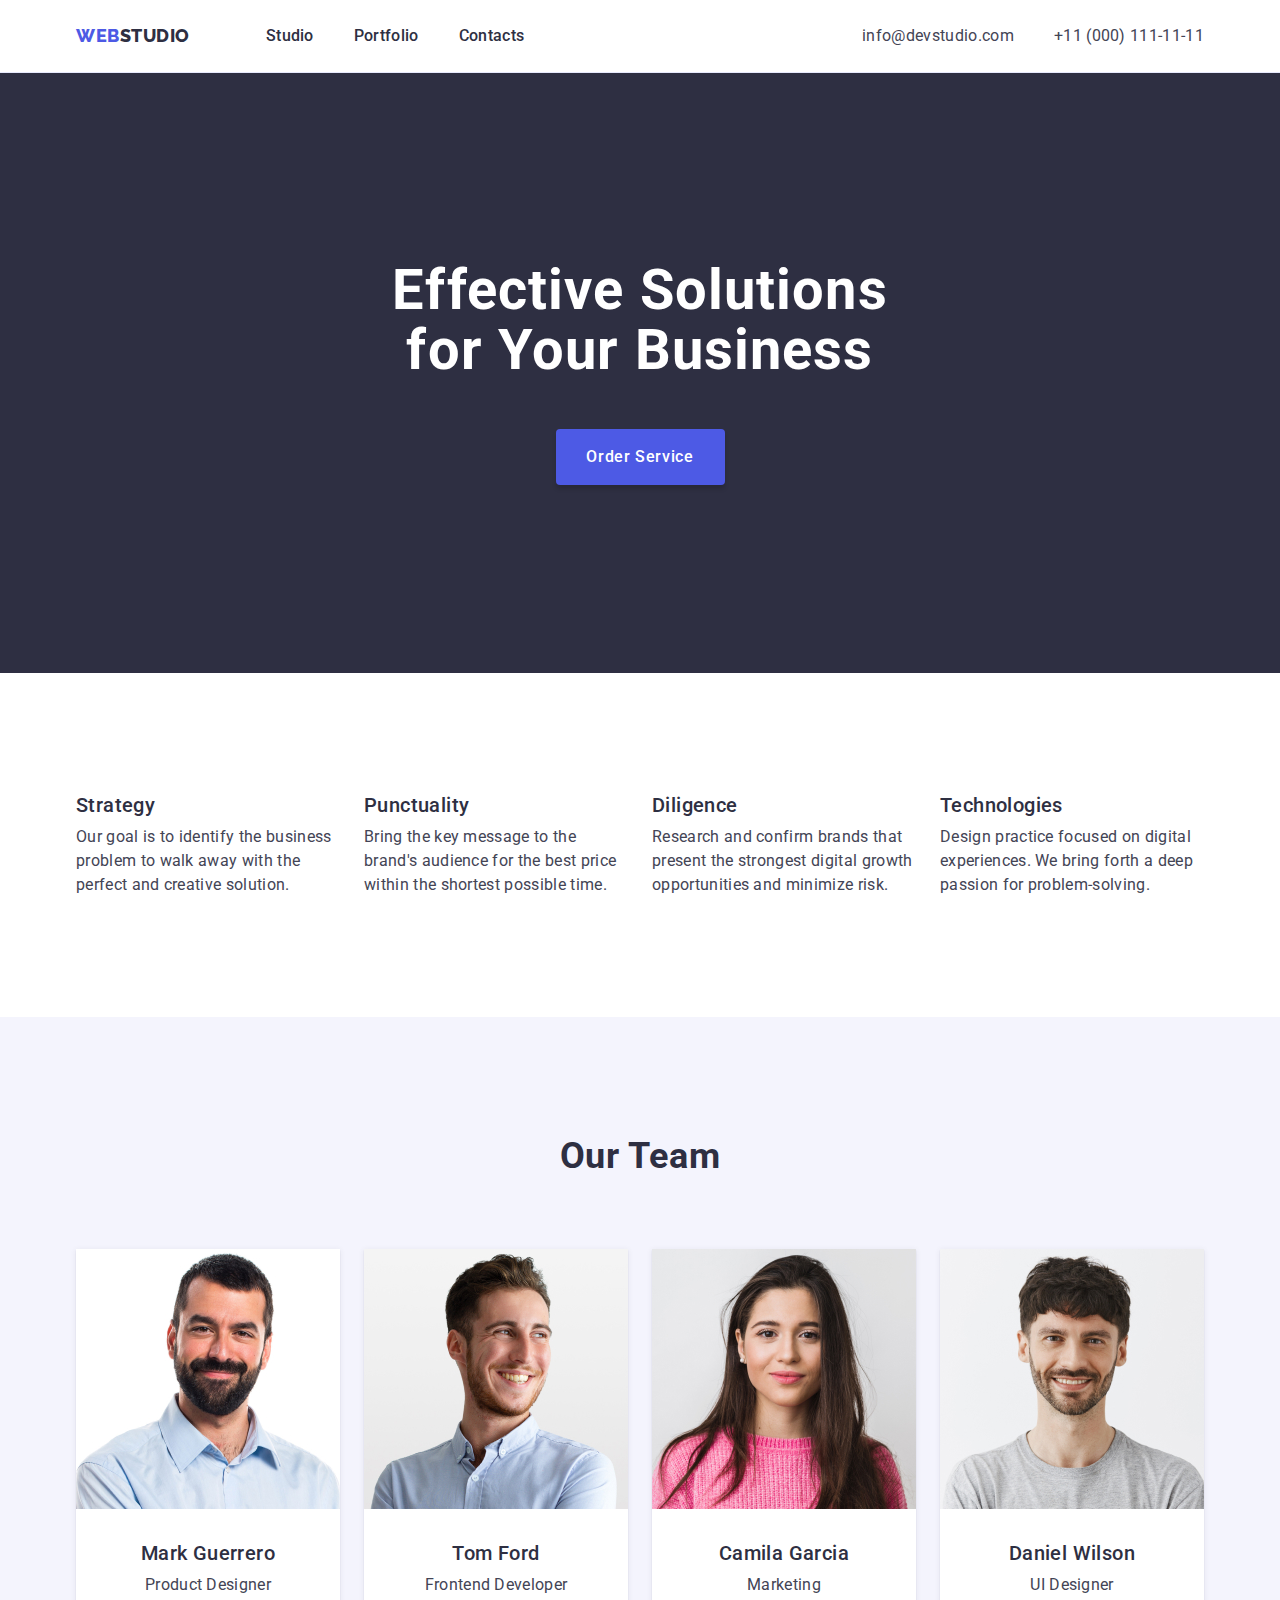
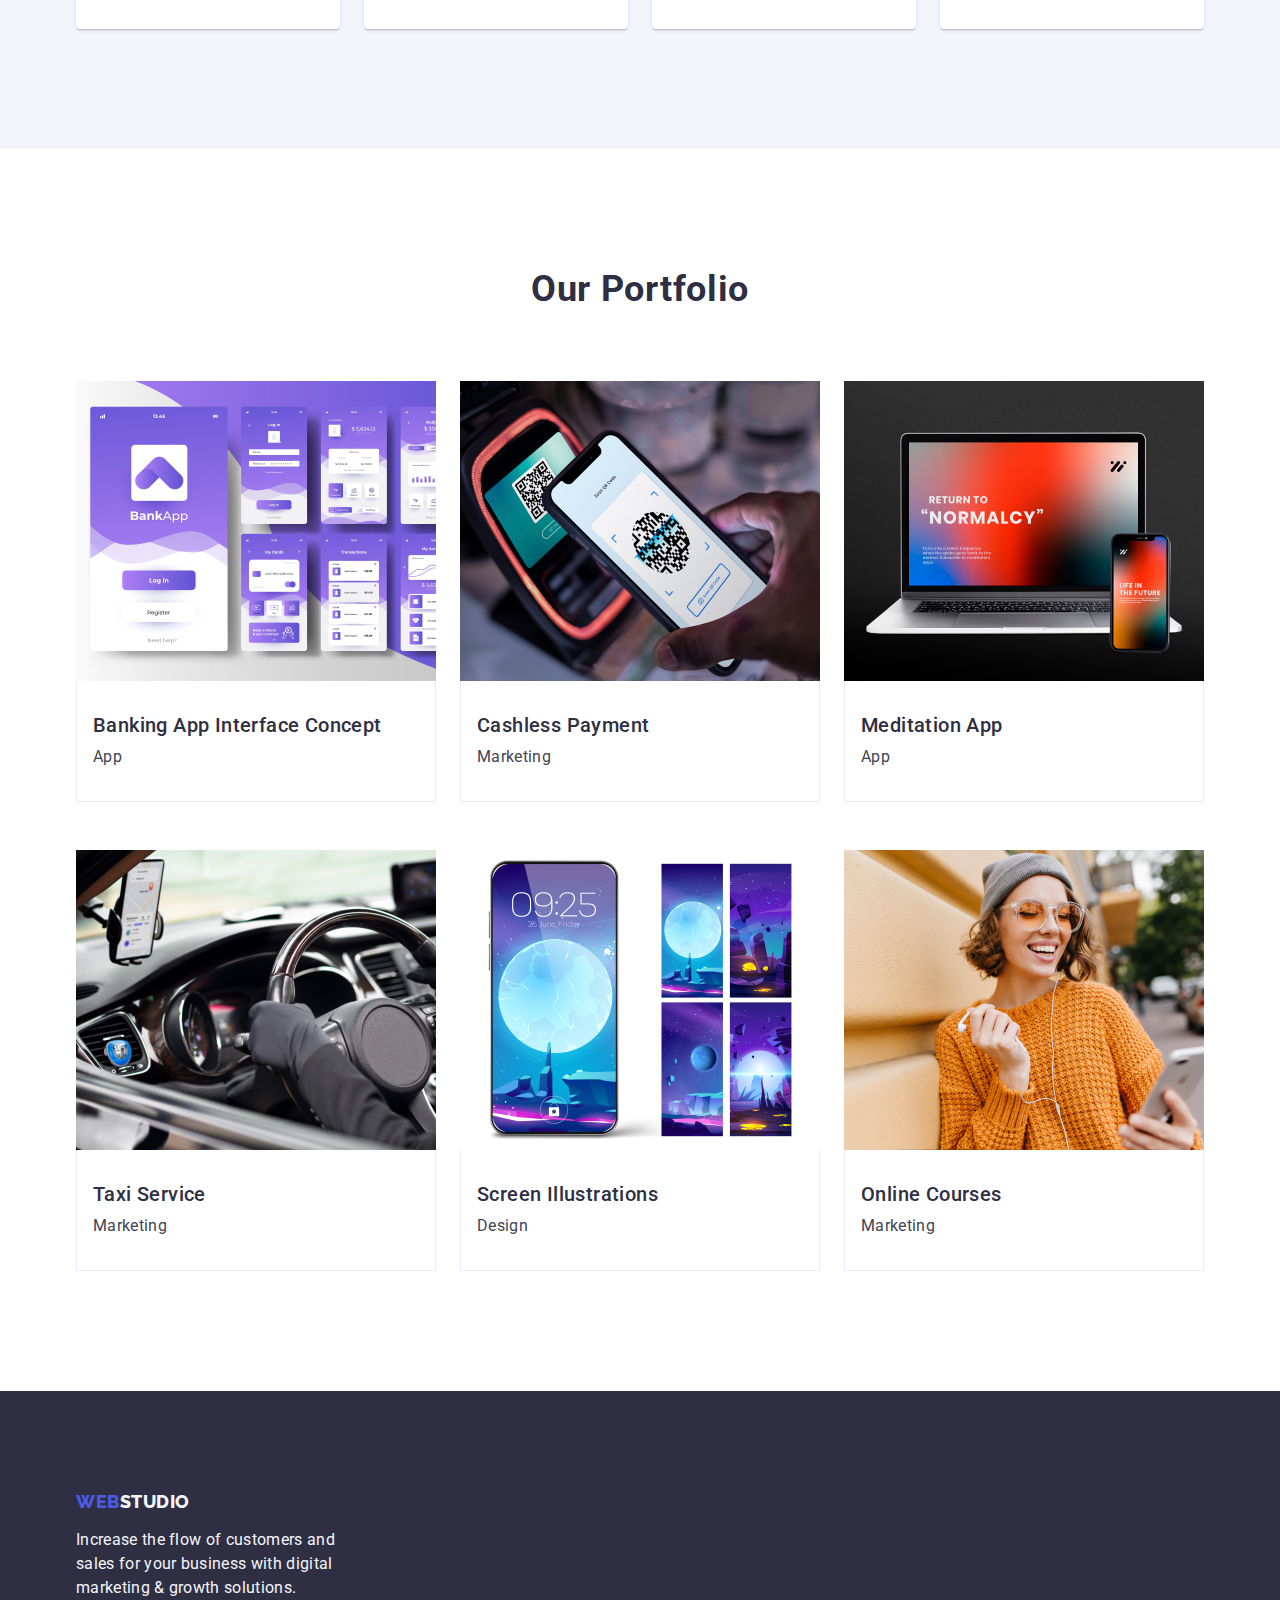
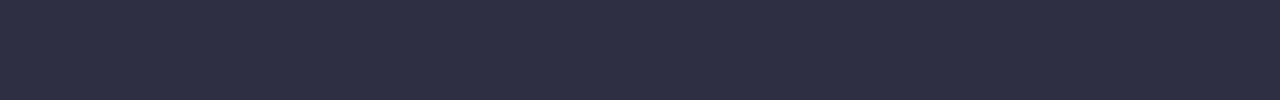
<file: index.html>
<!DOCTYPE html>
<html lang="en">
  <head>
    <meta charset="UTF-8" />
    <meta name="viewport" content="width=device-width, initial-scale=1.0" />
    <link rel="stylesheet" href="/images/section-3/" />
    <link
      rel="stylesheet"
      href="https://cdnjs.cloudflare.com/ajax/libs/modern-normalize/2.0.0/modern-normalize.min.css"
      integrity="sha512-4xo8blKMVCiXpTaLzQSLSw3KFOVPWhm/TRtuPVc4WG6kUgjH6J03IBuG7JZPkcWMxJ5huwaBpOpnwYElP/m6wg=="
      crossorigin="anonymous"
      referrerpolicy="no-referrer"
    />
    <link rel="stylesheet" href="./css/styles.css" />
    <link rel="preconnect" href="https://fonts.googleapis.com" />
    <link rel="preconnect" href="https://fonts.gstatic.com" crossorigin />
    <link
      href="https://fonts.googleapis.com/css2?family=Raleway:wght@800&family=Roboto:wght@400;500;700&display=swap"
      rel="stylesheet"
    />
    <title>WebStudio</title>
  </head>
  <body>
    <!-- hedear section -->
    <header class="header">
      <div class="header-flex container">
        <nav class="nav-flex">
          <a class="link logo" href="./index.html">Web<span class="header-color">Studio</span> </a>
          <ul class="nav-list list">
            <li class="header-item"><a class="link header-item" href="./index.html">Studio</a></li>
            <li class="header-item"
              ><a class="link header-item" href="./portfolio.html">Portfolio</a></li
            >
            <li class="header-item"><a class="link header-item" href="">Contacts</a></li>
          </ul>
        </nav>
        <address class="address">
          <ul class="list address-flex">
            <li
              ><a class="link contact-link" href="mailto:info@devstudio.com"
                >info@devstudio.com
              </a></li
            >
            <li><a class="link contact-link" href="tel:+110001111111">+11 (000) 111-11-11</a></li>
          </ul>
        </address>
      </div>
    </header>
    <!-- main section -->
    <main>
      <!-- section-1 -->
      <section class="section">
        <div class="container">
          <h1 class="hero-title">Effective Solutions for Your Business</h1>
          <button class="hero-button" type="button">Order Service</button>
        </div>
      </section>
      <!-- section-2 -->
      <section class="section-two">
        <div class="container">
          <h2 class="visually-hidden"></h2>
          <ul class="section-two-flex list">
            <li class="items-flex-two">
              <h3 class="sub-title">Strategy</h3>
              <p class="main-text">
                Our goal is to identify the business problem to walk away with the perfect and
                creative solution.
              </p>
            </li>
            <li class="items-flex-two">
              <h3 class="sub-title">Punctuality</h3>
              <p class="main-text"
                >Bring the key message to the brand's audience for the best price within the
                shortest possible time.</p
              >
            </li>
            <li class="items-flex-two">
              <h3 class="sub-title">Diligence</h3>
              <p class="main-text"
                >Research and confirm brands that present the strongest digital growth opportunities
                and minimize risk.</p
              >
            </li>
            <li class="items-flex-two">
              <h3 class="sub-title">Technologies</h3>
              <p class="main-text">
                Design practice focused on digital experiences. We bring forth a deep passion for
                problem-solving.
              </p>
            </li>
          </ul>
        </div>
      </section>
      <!-- section-3 -->
      <section class="section-three">
        <div class="container">
          <h2 class="section-title-three">Our Team</h2>
          <ul class="flex-section-three list">
            <li class="items-three">
              <img src="./images/section-4/img-3.jpg" alt="Mark Guerrero" width="264" />
              <div class="container-indentation">
                <h3 class="sub-title-three">Mark Guerrero</h3>
                <p class="main-text-three">Product Designer</p>
              </div>
            </li>
            <li class="items-three">
              <img src="./images/section-4/img-2.jpg" alt="Tom Ford" width="264" />
              <div class="container-indentation">
                <h3 class="sub-title-three">Tom Ford</h3>
                <p class="main-text-three">Frontend Developer</p>
              </div>
            </li>
            <li class="items-three">
              <img src="./images/section-4/img-1.jpg" alt="Camila Garcia" width="264" />
              <div class="container-indentation">
                <h3 class="sub-title-three">Camila Garcia</h3>
                <p class="main-text-three">Marketing</p>
              </div>
            </li>
            <li class="items-three">
              <img src="./images/section-4/img.jpg" alt="Daniel Wilson" width="264" />
              <div class="container-indentation">
                <h3 class="sub-title-three">Daniel Wilson</h3>
                <p class="main-text-three">UI Designer</p>
              </div>
            </li>
          </ul>
        </div>
      </section>
      <section class="section-four">
        <div class="container">
          <h2 class="portfolio-title-five">Our Portfolio</h2>
          <ul class="list portfolio-flex">
            <li class="portfolio-flex-items">
              <img src="./imagesportfolio/one.jpg" alt="concept" width="360" />
              <div class="portfolio-indentation">
                <h3 class="portfolio-title">Banking App Interface Concept</h3>
                <p class="portfolio-text">App</p>
              </div>
            </li>
            <li class="portfolio-flex-items">
              <img src="./imagesportfolio/second.jpg" alt="paymant" width="360" />
              <div class="portfolio-indentation">
                <h3 class="portfolio-title">Cashless Payment</h3>
                <p class="portfolio-text">Marketing</p>
              </div>
            </li>
            <li class="portfolio-flex-items">
              <img src="./imagesportfolio/three.jpg" alt="app" width="360" />
              <div class="portfolio-indentation">
                <h3 class="portfolio-title">Meditation App</h3>
                <p class="portfolio-text">App</p>
              </div>
            </li>
            <li class="portfolio-flex-items">
              <img src="./imagesportfolio/four.jpg" alt="taxi" width="360" />
              <div class="portfolio-indentation">
                <h3 class="portfolio-title">Taxi Service</h3>
                <p class="portfolio-text">Marketing</p>
              </div>
            </li>
            <li class="portfolio-flex-items">
              <img src="./imagesportfolio/five.jpg" alt="screen" width="360" />
              <div class="portfolio-indentation">
                <h3 class="portfolio-title">Screen Illustrations</h3>
                <p class="portfolio-text">Design</p>
              </div>
            </li>
            <li class="portfolio-flex-items">
              <img src="./imagesportfolio/six.jpg" alt="courses" width="360" />
              <div class="portfolio-indentation">
                <h3 class="portfolio-title">Online Courses</h3>
                <p class="portfolio-text">Marketing</p>
              </div>
            </li>
          </ul>
        </div>
      </section>
    </main>
    <!-- footer section -->
    <footer class="footer">
      <div class="container">
        <a class="link footer-logo" href="./index.html"
          >Web<span class="footer-color">Studio</span></a
        >
        <p class="footer-text">
          Increase the flow of customers and sales for your business with digital marketing & growth
          solutions.</p
        >
      </div>
    </footer>
  </body>
</html>
</file>
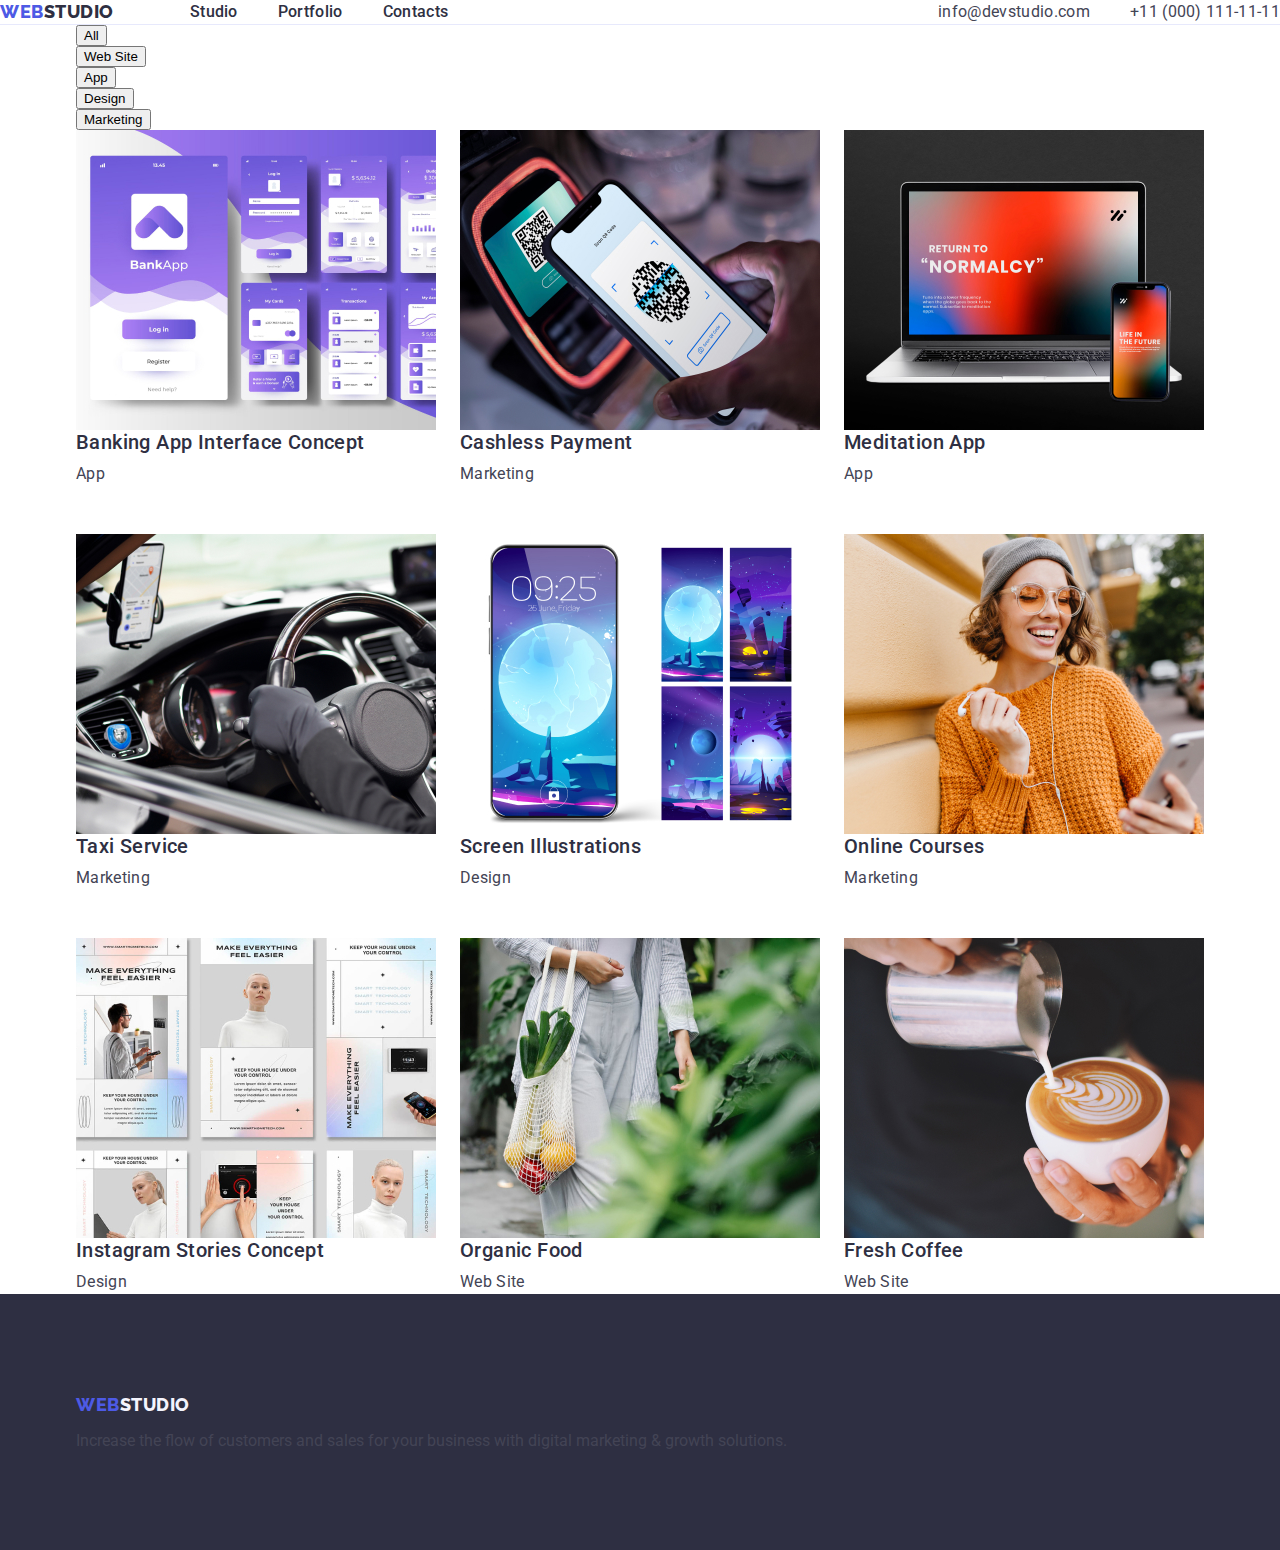
<file: portfolio.html>
<!DOCTYPE html>
<html lang="en">
  <head>
    <meta charset="UTF-8" />
    <meta name="viewport" content="width=device-width, initial-scale=1.0" />
    <link rel="preconnect" href="https://fonts.googleapis.com" />
    <link rel="preconnect" href="https://fonts.gstatic.com" crossorigin />
    <link
      href="https://fonts.googleapis.com/css2?family=Raleway:wght@800&family=Roboto:wght@400;500;700;900&display=swap"
      rel="stylesheet"
    />
    <link rel="stylesheet" href="./css/styles.css" />
    <title>Portfolio</title>
  </head>
  <body>
    <header class="header header-flex">
      <nav class="header-nav nav-flex">
        <a class="link logo" href="./index.html">Web<span class="header-color">Studio</span> </a>
        <ul class="nav-list list">
          <li><a class="header-item link" href="./index.html">Studio</a></li>
          <li><a class="header-item link" href="./portfolio.html">Portfolio</a></li>
          <li><a class="header-item link" href="">Contacts</a></li>
        </ul>
      </nav>
      <address class="address">
        <ul class="list address-flex">
          <li
            ><a class="contact-link link" href="mailto:info@devstudio.com"
              >info@devstudio.com
            </a></li
          >
          <li><a class="contact-link link" href="tel:+110001111111">+11 (000) 111-11-11</a></li>
        </ul>
      </address>
    </header>
    <main>
      <!-- section-one -->
      <section>
        <div class="container">
          <h1 hidden>Hello!!</h1>
          <ul class="section-one-item list">
            <li class="section-one-items">
              <button class="portfolio-button" type="button">All</button></li
            >
            <li class="section-one-items">
              <button class="portfolio-button" type="button">Web Site</button></li
            >
            <li class="section-one-items">
              <button class="portfolio-button" type="button">App</button></li
            >
            <li class="section-one-items">
              <button class="portfolio-button" type="button">Design</button></li
            >
            <li class="section-one-items">
              <button class="portfolio-button" type="button">Marketing</button></li
            >
          </ul>
          <ul class="list portfolio-flex">
            <li class="portfolio-flex-items">
              <a class="link">
                <img src="./imagesportfolio/one.jpg" alt="concept" width="360" />
                <h2 class="portfolio-title">Banking App Interface Concept</h2>
                <p class="portfolio-text">App</p>
              </a>
            </li>
            <li class="portfolio-flex-items">
              <a class="link" href="">
                <img src="./imagesportfolio/second.jpg" alt="paymant" width="360" />
                <h2 class="portfolio-title">Cashless Payment</h2>
                <p class="portfolio-text">Marketing</p>
              </a>
            </li>
            <li class="portfolio-flex-items">
              <a class="link" href=""
                ><img src="./imagesportfolio/three.jpg" alt="app" width="360" />
                <h2 class="portfolio-title">Meditation App</h2>
                <p class="portfolio-text">App</p>
              </a>
            </li>
            <li class="portfolio-flex-items">
              <a class="link" href="">
                <img src="./imagesportfolio/four.jpg" alt="taxi" width="360" />
                <h2 class="portfolio-title">Taxi Service</h2>
                <p class="portfolio-text">Marketing</p>
              </a>
            </li>
            <li class="portfolio-flex-items">
              <a class="link" href="">
                <img src="./imagesportfolio/five.jpg" alt="screen" width="360" />
                <h2 class="portfolio-title">Screen Illustrations</h2>
                <p class="portfolio-text">Design</p>
              </a>
            </li>
            <li class="portfolio-flex-items">
              <a class="link" href=" ">
                <img src="./imagesportfolio/six.jpg" alt="courses" width="360" />
                <h2 class="portfolio-title">Online Courses</h2>
                <p class="portfolio-text">Marketing</p>
              </a>
            </li>
            <li class="portfolio-flex-items">
              <a class="link" href="">
                <img src="./imagesportfolio/seven.jpg" alt="concept" width="360" />
                <h2 class="portfolio-title">Instagram Stories Concept</h2>
                <p class="portfolio-text">Design</p>
              </a>
            </li>
            <li class="portfolio-flex-items">
              <a class="link" href="">
                <img src="./imagesportfolio/eight.jpg" alt="food" width="360" />
                <h2 class="portfolio-title">Organic Food</h2>
                <p class="portfolio-text">Web Site</p>
              </a>
            </li>
            <li class="portfolio-flex-items">
              <a class="link" href="">
                <img src="./imagesportfolio/nine.jpg" alt="coffe" width="360" />
                <h2 class="portfolio-title">Fresh Coffee</h2>
                <p class="portfolio-text">Web Site</p>
              </a>
            </li>
          </ul>
        </div>
      </section>
    </main>
    <footer class="footer">
      <div class="container">
        <a class="link footer-logo" href="./index.html"
          >Web<span class="footer-color">Studio</span>
        </a>
        <p class="portfolio-footer-text">
          Increase the flow of customers and sales for your business with digital marketing & growth
          solutions.</p
        >
      </div>
    </footer>
  </body>
</html>
</file>
<file: css/styles.css>
/* Defoult style */
body {
  font-family: 'Roboto', sans-serif;
  color: #434455;
  background-color: #ffffff;
  margin: 0;
}
.link {
  text-decoration: none;
}
.list {
  list-style: none;
}
:root {
  --navyblue: #2e2f42;
  --iris: #4d5ae5;
  --slate: #434455;
  --white: #fff;
  --ocean: #404bbf;
  --cloud: #f4f4fd;
}
*,
*::before,
*::after {
  box-sizing: border-box;
}
h1,
h2,
h3,
h4,
h5,
h6,
p {
  margin-top: 0;
  margin-bottom: 0;
}

ul,
ol {
  margin-top: 0;
  margin-bottom: 0;
  padding-left: 0;
}
img {
  display: block;
  max-width: 100%;
}
.container {
  max-width: 1158px;
  margin: 0 auto;
  padding: 0 15px;
}
/* header */
.header {
  border-bottom: 1px solid #e7e9fc;
}
.header-flex {
  display: flex;
  margin: 0 auto;
  justify-content: space-between;
}
.nav-list {
  display: flex;
  gap: 40px;
}
.nav-flex {
  display: flex;
  align-items: center;
}

.address-flex {
  display: flex;
  gap: 40px;
}
.logo {
  color: var(--iris);
  font-family: 'Raleway', sans-serif;
  font-size: 18px;
  font-style: normal;
  font-weight: 800;
  line-height: 1.17;
  letter-spacing: 0.03em;
  text-transform: uppercase;
  text-decoration: none;
  margin-right: 76px;
}
.header-color {
  color: var(--navyblue);
}

.header-nav {
  font-family: 'Roboto', sans-serif;
}
.header-items {
  font-style: normal;
}

.header-item {
  color: var(--navyblue);
  font-family: Roboto;
  font-size: 16px;
  font-style: normal;
  font-weight: 500;
  line-height: 24px; /* 150% */
  letter-spacing: 0.02em;
  padding: 24px 0;
}
.header-item:hover,
.header-item:focus {
  color: var(--ocean, #404bbf);

  font-family: Roboto;
  font-size: 16px;
  font-style: normal;
  font-weight: 500;
  line-height: 24px;
  letter-spacing: 0.02em;
}
.contact-link {
  color: var(--slate, #434455);
  font-family: Roboto;
  font-size: 16px;
  font-style: normal;
  font-weight: 400;
  line-height: 24px;
  letter-spacing: 0.02em;
  padding: 24px 0;
}
.contact-link:hover,
.contact-link:focus {
  color: var(--ocean, #404bbf);
  font-family: Roboto;
  font-size: 16px;
  font-style: normal;
  font-weight: 400;
  line-height: 24px;
  letter-spacing: 0.02em;
}
.address {
  font-style: normal;
  display: flex;
  align-items: center;
}
/* hero */
.section {
  background-color: #2e2f42;
  padding: 188px 0;
  /* margin-bottom: 120px; */
}
.hero-title {
  color: var(--white, #fff);
  text-align: center;
  font-family: 'Roboto', sans-serif;
  font-size: 56px;
  font-style: normal;
  font-weight: 700;
  line-height: 1.07;
  letter-spacing: 0.02em;
  max-width: 496px;
  margin: 0 auto 48px;
}
.hero-button {
  background-color: #4d5ae5;
  color: #ffffff;
  font-family: 'Roboto', sans-serif;
  font-size: 16px;
  font-style: normal;
  font-weight: 500;
  line-height: 24px; /* 150% */
  letter-spacing: 0.04em;
  cursor: pointer;
  border: none;
  border-radius: 4px;
  background-color: #4d5ae5;
  display: block;
  height: 56px;
  box-shadow: 0px 4px 4px 0px rgba(0, 0, 0, 0.15);
  min-width: 169px;
  margin: 0 auto;
}
.hero-button:hover,
.hero-button:focus {
  background-color: #404bbf;
}
/* section-2  */
.section-two {
  padding: 120px 0;
}
.visually-hidden {
  position: absolute;
  width: 1px;
  height: 1px;
  margin: -1px;
  border: 0;
  padding: 0;
  white-space: nowrap;
  clip-path: inset(100%);
  clip: rect(0 0 0 0);
  overflow: hidden;
}

.section-two-flex {
  display: flex;
  gap: 24px;
  /* padding: 120px 0; */
}
.items-flex-two {
  flex-basis: calc((100% - 72px) / 4);
  gap: 24px;
}
.sub-title {
  color: var(--navyblue, #2e2f42);
  font-family: Roboto;
  font-size: 20px;
  font-style: normal;
  font-weight: 500;
  line-height: 24px;
  letter-spacing: 0.02em;
  margin-bottom: 8px;
}
.main-text {
  color: var(--slate, #434455);
  font-family: Roboto;
  font-size: 16px;
  font-style: normal;
  font-weight: 400;
  line-height: 1.5;
  letter-spacing: 0.02em;
}

/* section-3 */
.container-indentation {
  padding: 32px 0;
}
.sub-title-three {
  color: var(--NAVY-BLUE, #2e2f42);
  text-align: center;
  font-family: Roboto;
  font-size: 20px;
  font-style: normal;
  font-weight: 500;
  line-height: 24px; /* 120% */
  letter-spacing: 0.02em;
  margin-bottom: 8px;
}
.main-text-three {
  color: var(--SLATE, #434455);
  text-align: center;
  font-family: Roboto;
  font-size: 16px;
  font-style: normal;
  font-weight: 400;
  line-height: 24px; /* 150% */
  letter-spacing: 0.02em;
}
.section-title-three {
  color: var(--navyblue, #2e2f42);
  text-align: center;
  font-family: Roboto;
  font-size: 36px;
  font-style: normal;
  font-weight: 700;
  line-height: 1.11;
  letter-spacing: 0.02em;
  text-transform: capitalize;
  background-color: #f4f4fd;
  margin-bottom: 72px;
}
.flex-section-three {
  display: flex;
  /* padding-bottom: 120px; */
  gap: 24px;
}
.section-three {
  background-color: #f4f4fd;
  padding: 120px 0;
}
.items-three {
  border-radius: 0px 0px 4px 4px;
  background: var(--WHITE, #fff);
  box-shadow: 0px 2px 1px 0px rgba(46, 47, 66, 0.08), 0px 1px 1px 0px rgba(46, 47, 66, 0.16),
    0px 1px 6px 0px rgba(46, 47, 66, 0.08);
}
/* footer */

.footer {
  background-color: var(--navyblue);
  padding: 100px 0;
}
.footer-logo {
  color: var(--iris);
  font-family: 'Raleway', sans-serif;
  font-size: 18px;
  font-style: normal;
  font-weight: 800;
  line-height: 1.17;
  letter-spacing: 0.03em;
  text-transform: uppercase;
  text-decoration: none;
  display: inline-block;
  margin-bottom: 16px;
}
.footer-color {
  color: #f4f4fd;
  font-family: 'Raleway', sans-serif;
  font-size: 18px;
  font-style: normal;
  font-weight: 800;
  line-height: 1.17;
  letter-spacing: 0.03em;
  text-transform: uppercase;
  display: inline-block;
}
.footer-text {
  color: #f4f4fd;
  font-family: 'Roboto', sans-serif;
  font-size: 16px;
  font-style: normal;
  font-weight: 400;
  line-height: 1.5;
  letter-spacing: 0.02em;
  width: 264px;
  /* padding-top: 17.5px; */
}
/* portfolio */
.section-four {
  padding: 120px 0;
}
.portfolio-flex {
  display: flex;
  flex-wrap: wrap;
  row-gap: 48px;
  column-gap: 24px;
  margin-right: 0;
}
.portfolio-flex-items {
  width: calc((100% - 48px) / 3);
  background: var(--WHITE, #fff);
}

.portfolio-indentation {
  padding: 32px 16px;
  border: 1px solid var(--CORNFLOWER, #e7e9fc);
  border-top: none;
}
.portfolio-title-five {
  color: var(--NAVY-BLUE, #2e2f42);
  text-align: center;
  font-family: Roboto;
  font-size: 36px;
  font-style: normal;
  font-weight: 700;
  line-height: 40px;
  letter-spacing: 0.72px;
  text-transform: capitalize;
  margin-bottom: 72px;
}
.portfolio-title {
  color: var(--navyblue);
  font-family: 'Roboto', sans-serif;
  font-size: 20px;
  font-style: normal;
  font-weight: 500;
  line-height: 1.2;
  letter-spacing: 0.02em;
  margin-bottom: 8px;
}
.portfolio-text {
  color: var(--slate, #434455);
  font-family: 'Roboto', sans-serif;
  font-size: 16px;
  font-style: normal;
  font-weight: 400;
  line-height: 1.5;
  letter-spacing: 0.02em;
}
</file>
